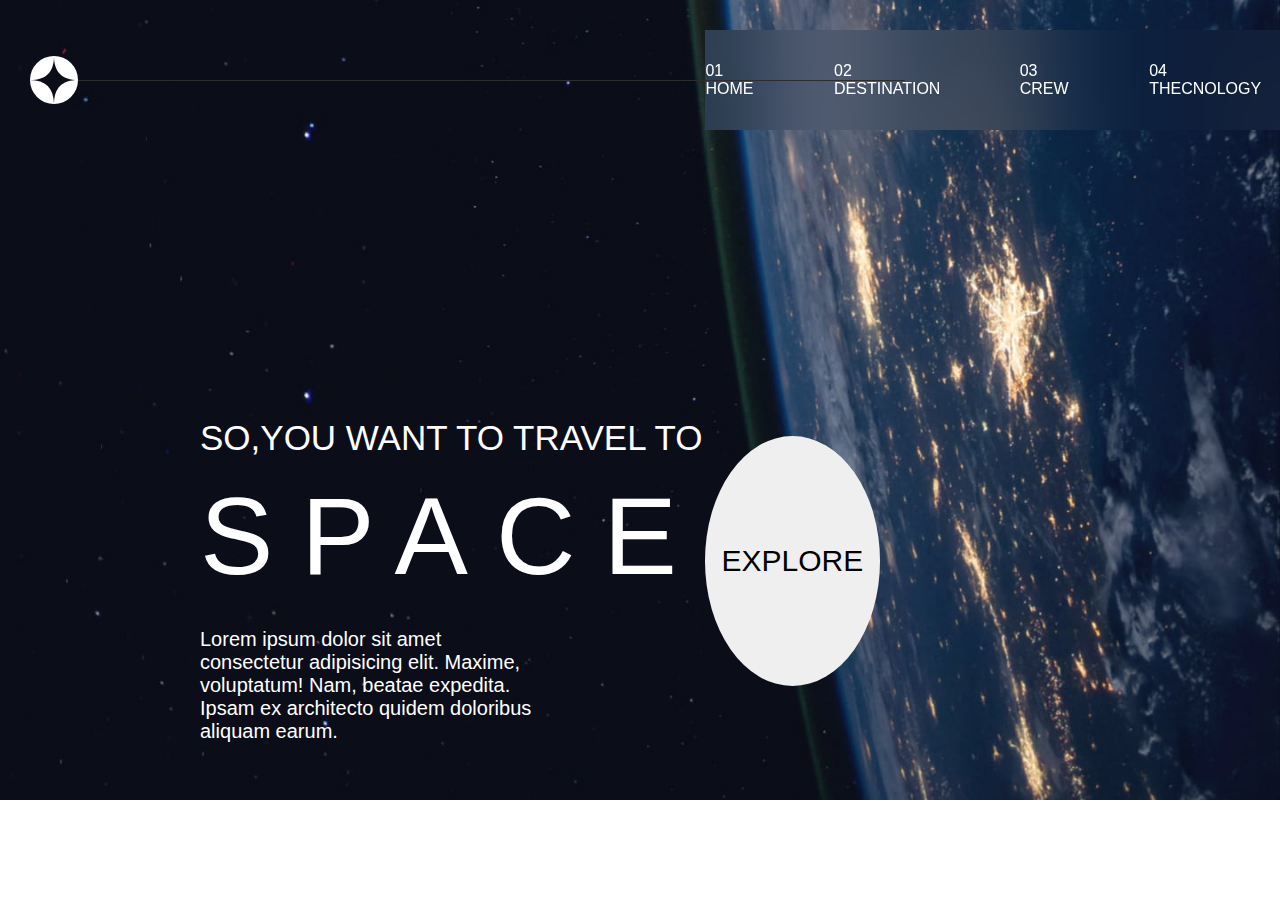
<file: index.html>
<!DOCTYPE html>
<html lang="en">

<head>
  <meta charset="UTF-8">
  <meta name="viewport" content="width=device-width, initial-scale=1.0">
  <title>Document</title>
  <link rel="stylesheet" href="d1.css">
  <link rel="stylesheet" href="index.css">
</head>

<body>
  <div class="d1">
    <img src="starter-code/assets/shared/logo.svg" alt="">
    <div class="line"></div>
    <div class="d2">
      <a href="index.html">01 HOME</a>
      <a href="destination-mars.html">02 DESTINATION</a>
      <a href="">03 CREW</a>
      <a href="">04 THECNOLOGY</a>
    </div>
  </div>



  <div class="d3">
    <div>
      <h5 class="hh1">SO,YOU WANT TO TRAVEL TO</h5>
      <h1 class="hh2">SPACE</h1>
      <P class="pp1">Lorem ipsum dolor sit amet consectetur adipisicing elit. Maxime, voluptatum! Nam, beatae expedita.
        Ipsam ex architecto quidem doloribus aliquam earum.</P>
    </div>
    <button class="bt1">EXPLORE</button>

  </div>







</body>

</html>
</file>
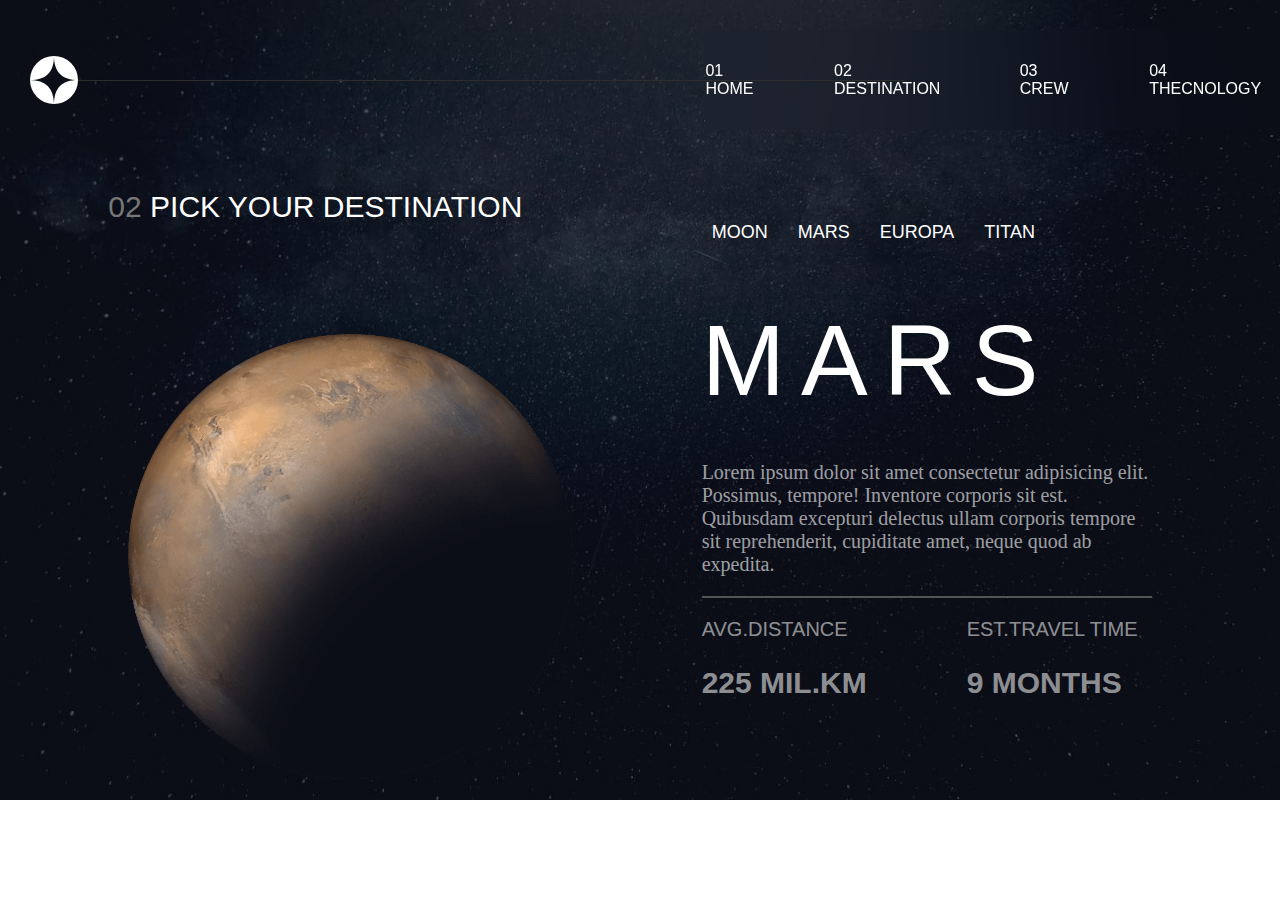
<file: destination-mars.html>
<!DOCTYPE html>
<html lang="en">

<head>
  <meta charset="UTF-8">
  <meta name="viewport" content="width=device-width, initial-scale=1.0">

  <link rel="icon" type="image/png" sizes="32x32" href="./assets/favicon-32x32.png">

  <title>Frontend Mentor | Space tourism website</title>
  <link rel="stylesheet" href="d1.css">
  <link rel="stylesheet" href="mars.css">
</head>

<body>

  <div class="d1">
    <img src="starter-code/assets/shared/logo.svg" alt="">
    <div class="line"></div>
    <div class="d2">
      <a href="index.html">01 HOME</a>
      <a href="destination-mars.html">02 DESTINATION</a>
      <a href="">03 CREW</a>
      <a href="">04 THECNOLOGY</a>
    </div>
  </div>

  <div class="main">
    <div class="d4">
      <p class="p1"><span>02</span> PICK YOUR DESTINATION</p>
      <img src="starter-code/assets/destination/image-mars.png" alt="" class="i1">
    </div>

    <div class="info">
      <div class="d5">
        <a href="">MOON</a>
        <a href="">MARS</a>
        <a href="">EUROPA</a>
        <a href="">TITAN</a>
      </div>

      <h2 class="hh1">MARS</h2>

      <P class="pp1">Lorem ipsum dolor sit amet consectetur adipisicing elit. Possimus, tempore! Inventore corporis sit
        est. Quibusdam excepturi delectus ullam corporis tempore sit reprehenderit, cupiditate amet, neque quod ab
        expedita.</P>
      <div class="line line2">
      </div>

      <div class="dist">
        <div class="dis">
          <p class="pp2 g1">AVG.DISTANCE</p>
          <h2 class="hh3 g1">225 MIL.KM</h2>
        </div>
        <div class="time">
          <p class="pp3 g1">EST.TRAVEL TIME</p>
          <h2 class="hh4 g1">9 MONTHS</h2>
        </div>
      </div>
    </div>


  </div>


</body>

</html>
</file>
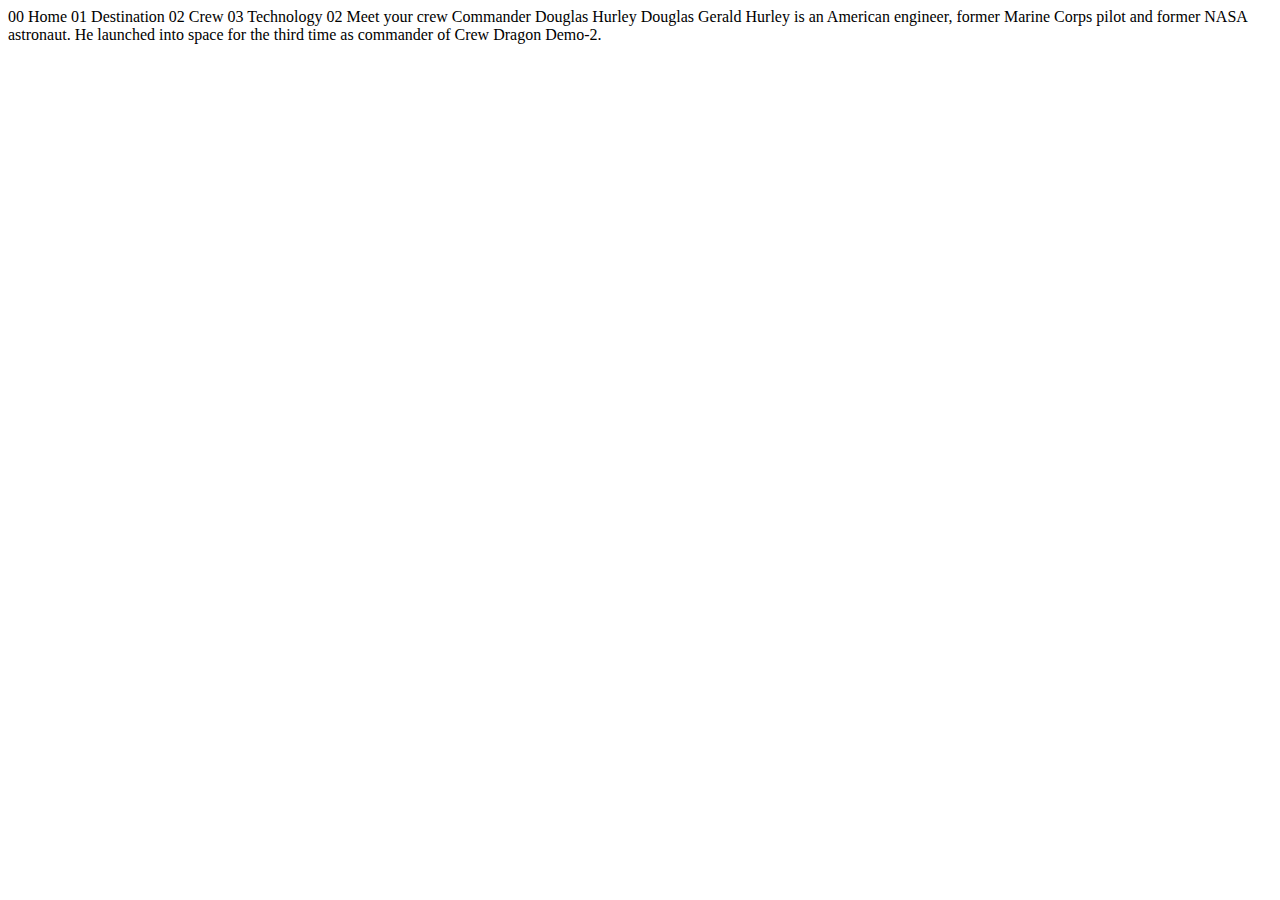
<file: starter-code/crew-commander.html>
<!DOCTYPE html>
<html lang="en">
<head>
  <meta charset="UTF-8">
  <meta name="viewport" content="width=device-width, initial-scale=1.0">

  <link rel="icon" type="image/png" sizes="32x32" href="./assets/favicon-32x32.png">
  
  <title>Frontend Mentor | Space tourism website</title>
</head>
<body>

  00 Home
  01 Destination
  02 Crew
  03 Technology

  02 Meet your crew

  Commander
  Douglas Hurley

  Douglas Gerald Hurley is an American engineer, former Marine Corps pilot 
  and former NASA astronaut. He launched into space for the third time as 
  commander of Crew Dragon Demo-2.
</body>
</html>
</file>
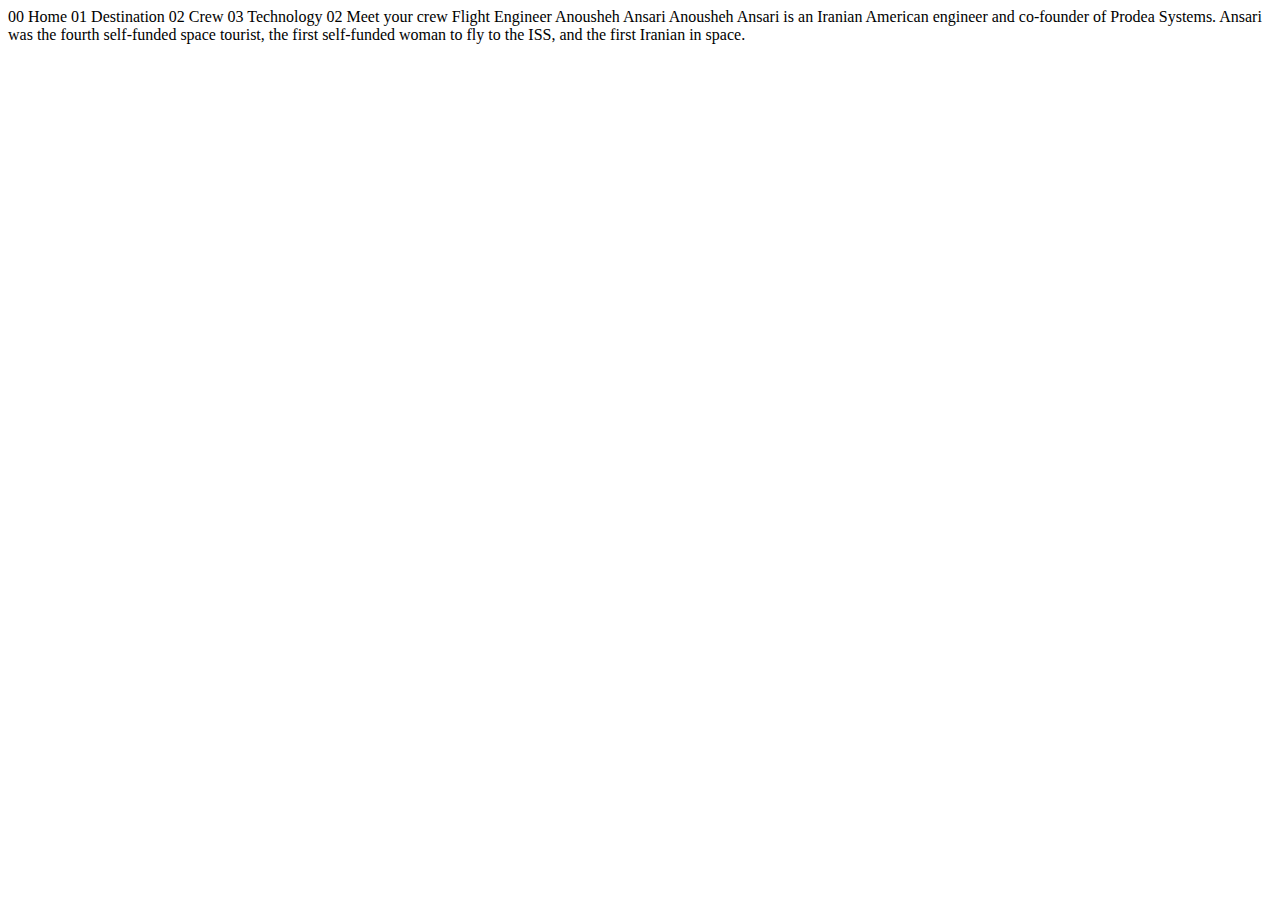
<file: starter-code/crew-engineer.html>
<!DOCTYPE html>
<html lang="en">
<head>
  <meta charset="UTF-8">
  <meta name="viewport" content="width=device-width, initial-scale=1.0">

  <link rel="icon" type="image/png" sizes="32x32" href="./assets/favicon-32x32.png">
  
  <title>Frontend Mentor | Space tourism website</title>
</head>
<body>

  00 Home
  01 Destination
  02 Crew
  03 Technology

  02 Meet your crew

  Flight Engineer
  Anousheh Ansari

  Anousheh Ansari is an Iranian American engineer and co-founder of Prodea Systems. 
  Ansari was the fourth self-funded space tourist, the first self-funded woman to 
  fly to the ISS, and the first Iranian in space. 
</body>
</html>
</file>
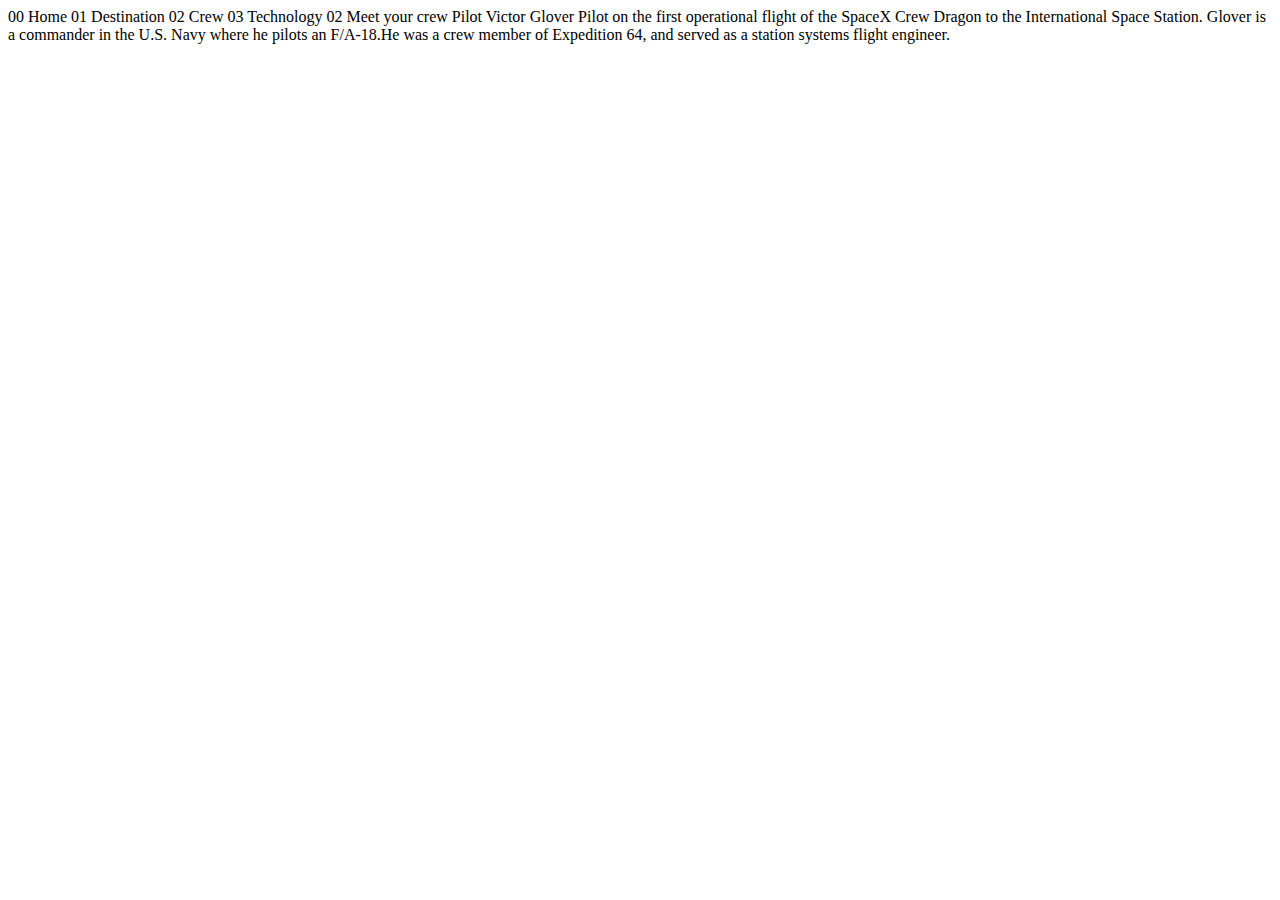
<file: starter-code/crew-pilot.html>
<!DOCTYPE html>
<html lang="en">
<head>
  <meta charset="UTF-8">
  <meta name="viewport" content="width=device-width, initial-scale=1.0">

  <link rel="icon" type="image/png" sizes="32x32" href="./assets/favicon-32x32.png">
  
  <title>Frontend Mentor | Space tourism website</title>
</head>
<body>

  00 Home
  01 Destination
  02 Crew
  03 Technology

  02 Meet your crew

  Pilot
  Victor Glover

  Pilot on the first operational flight of the SpaceX Crew Dragon to the 
  International Space Station. Glover is a commander in the U.S. Navy where 
  he pilots an F/A-18.He was a crew member of Expedition 64, and served as a 
  station systems flight engineer. 
</body>
</html>
</file>
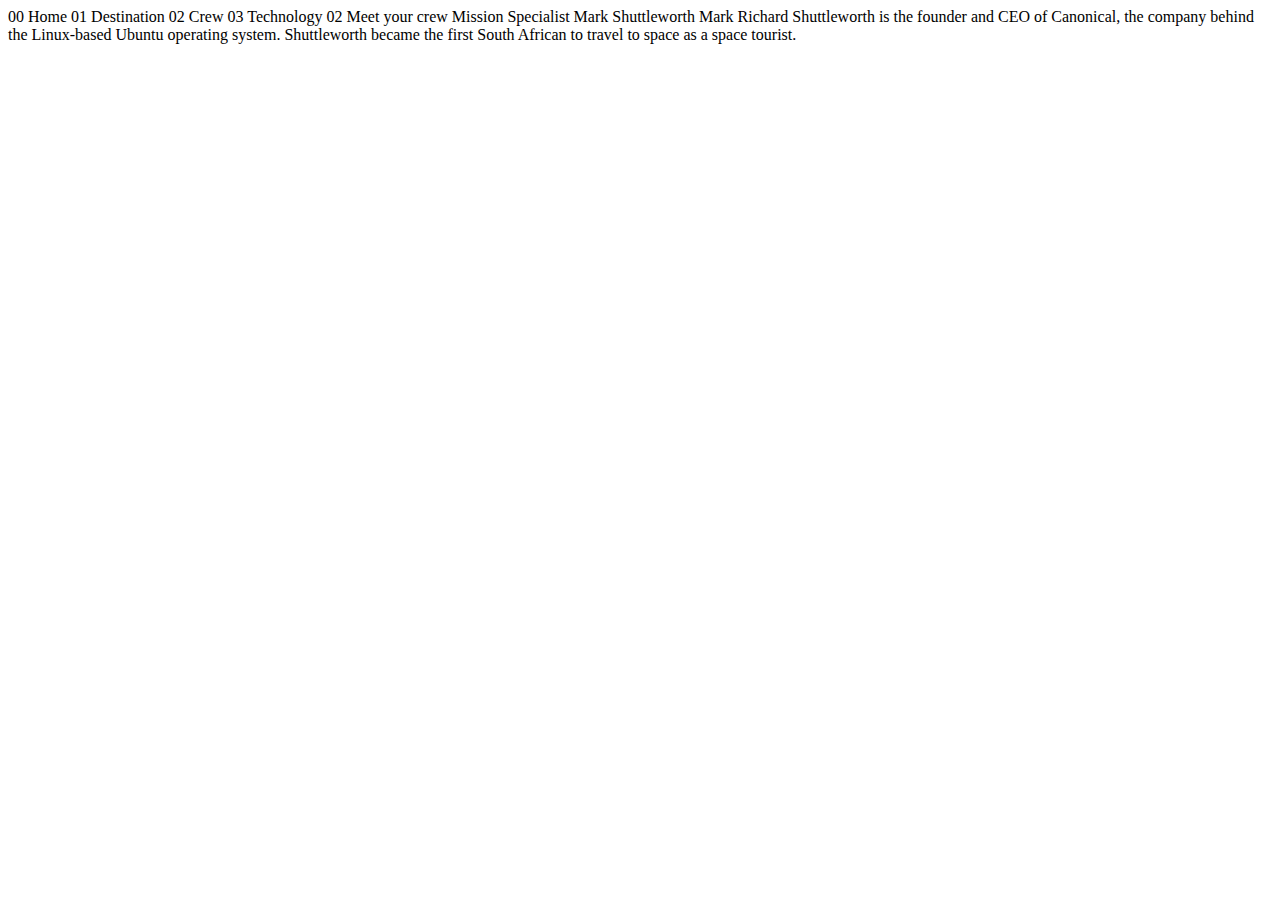
<file: starter-code/crew-specialist.html>
<!DOCTYPE html>
<html lang="en">
<head>
  <meta charset="UTF-8">
  <meta name="viewport" content="width=device-width, initial-scale=1.0">

  <link rel="icon" type="image/png" sizes="32x32" href="./assets/favicon-32x32.png">
  
  <title>Frontend Mentor | Space tourism website</title>
</head>
<body>

  00 Home
  01 Destination
  02 Crew
  03 Technology

  02 Meet your crew

  Mission Specialist
  Mark Shuttleworth

  Mark Richard Shuttleworth is the founder and CEO of Canonical, the company behind 
  the Linux-based Ubuntu operating system. Shuttleworth became the first South 
  African to travel to space as a space tourist.
</body>
</html>
</file>
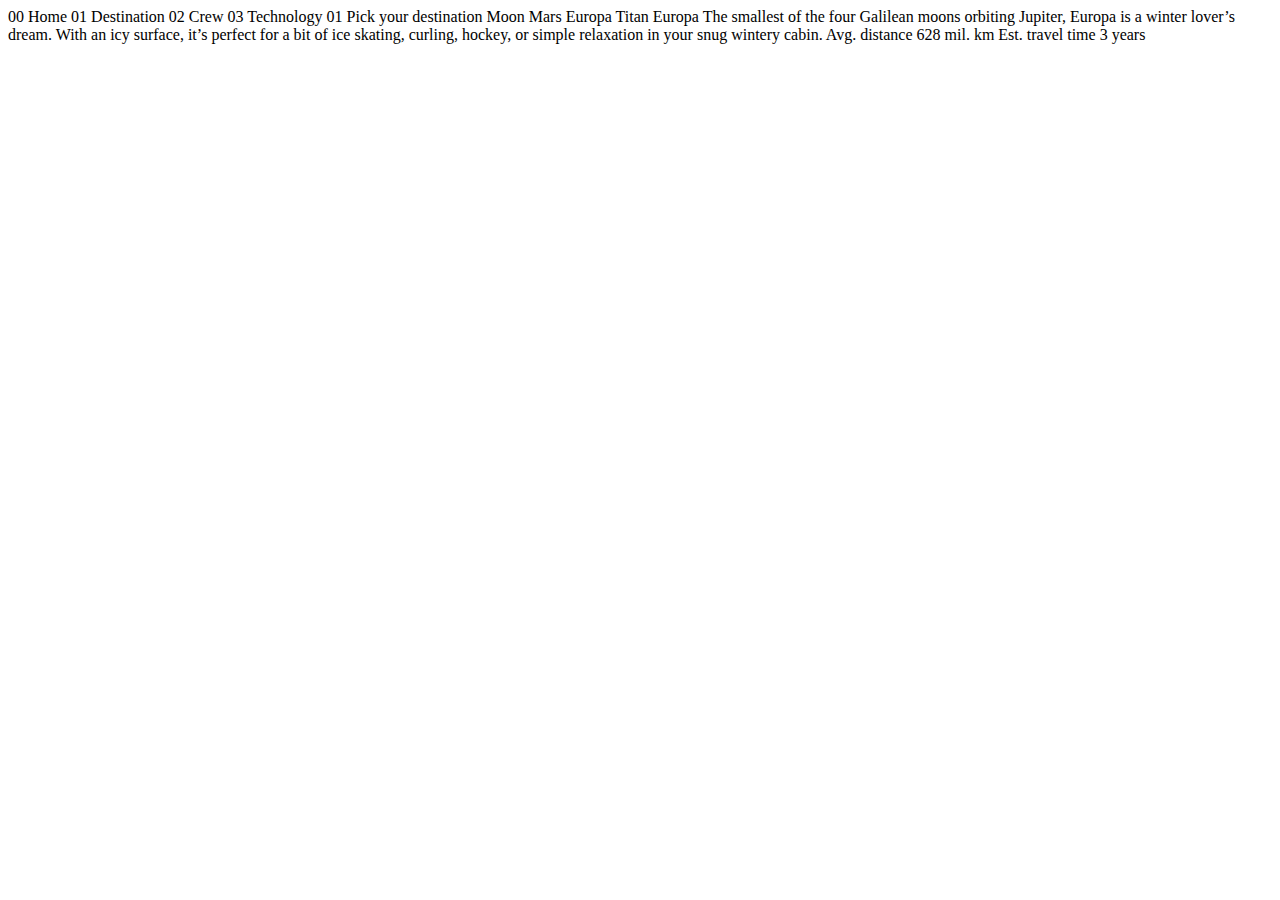
<file: starter-code/destination-europa.html>
<!DOCTYPE html>
<html lang="en">
<head>
  <meta charset="UTF-8">
  <meta name="viewport" content="width=device-width, initial-scale=1.0">

  <link rel="icon" type="image/png" sizes="32x32" href="./assets/favicon-32x32.png">
  
  <title>Frontend Mentor | Space tourism website</title>
</head>
<body>

  00 Home
  01 Destination
  02 Crew
  03 Technology

  01 Pick your destination

  Moon
  Mars
  Europa
  Titan

  Europa

  The smallest of the four Galilean moons orbiting Jupiter, Europa is a 
  winter lover’s dream. With an icy surface, it’s perfect for a bit of 
  ice skating, curling, hockey, or simple relaxation in your snug 
  wintery cabin.

  Avg. distance
  628 mil. km

  Est. travel time
  3 years
</body>
</html>
</file>
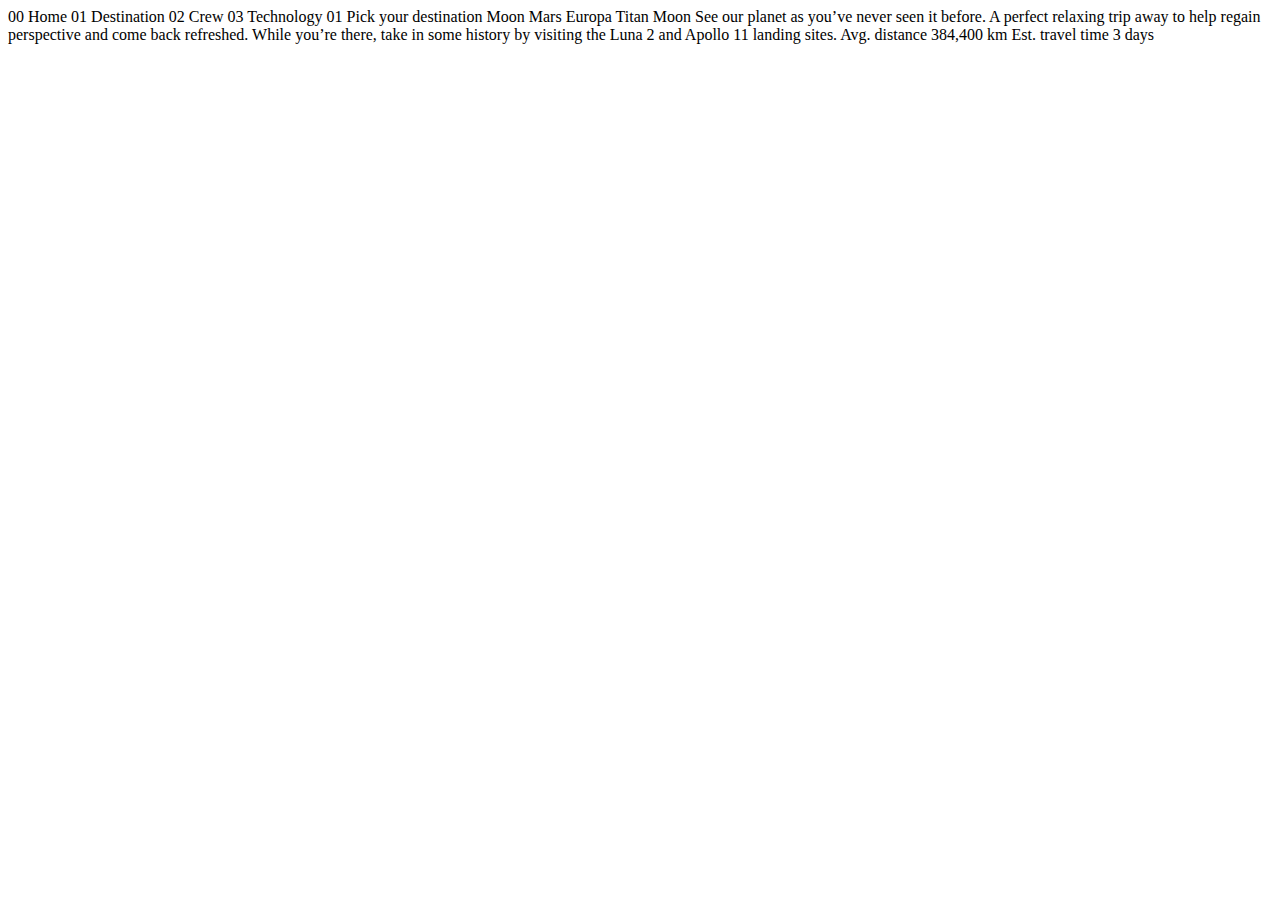
<file: starter-code/destination-moon.html>
<!DOCTYPE html>
<html lang="en">
<head>
  <meta charset="UTF-8">
  <meta name="viewport" content="width=device-width, initial-scale=1.0">

  <link rel="icon" type="image/png" sizes="32x32" href="./assets/favicon-32x32.png">
  
  <title>Frontend Mentor | Space tourism website</title>
</head>
<body>

  00 Home
  01 Destination
  02 Crew
  03 Technology

  01 Pick your destination

  Moon
  Mars
  Europa
  Titan

  Moon

  See our planet as you’ve never seen it before. A perfect relaxing trip away to help 
  regain perspective and come back refreshed. While you’re there, take in some history 
  by visiting the Luna 2 and Apollo 11 landing sites.

  Avg. distance
  384,400 km

  Est. travel time
  3 days
</body>
</html>
</file>
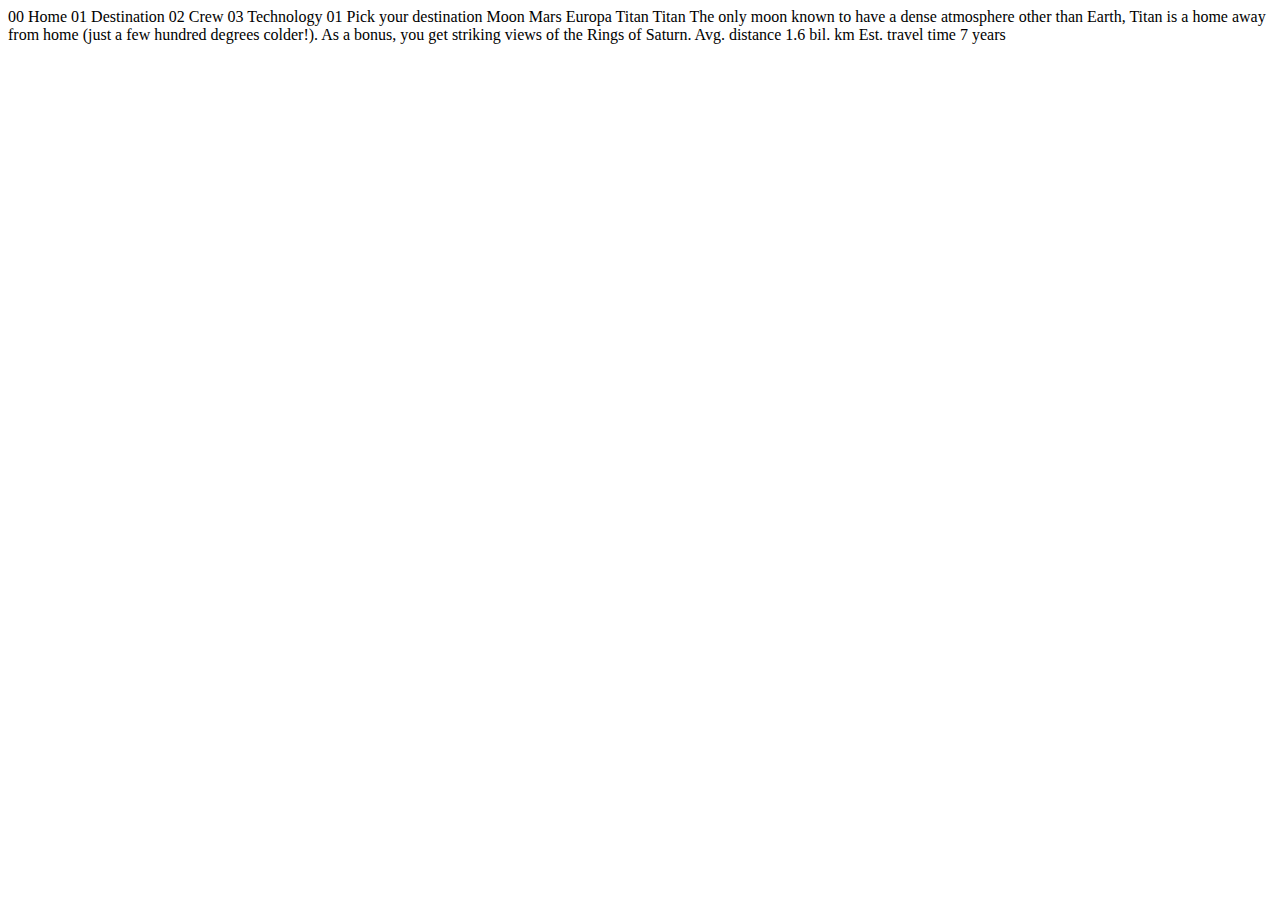
<file: starter-code/destination-titan.html>
<!DOCTYPE html>
<html lang="en">
<head>
  <meta charset="UTF-8">
  <meta name="viewport" content="width=device-width, initial-scale=1.0">

  <link rel="icon" type="image/png" sizes="32x32" href="./assets/favicon-32x32.png">
  
  <title>Frontend Mentor | Space tourism website</title>
</head>
<body>

  00 Home
  01 Destination
  02 Crew
  03 Technology

  01 Pick your destination

  Moon
  Mars
  Europa
  Titan

  Titan

  The only moon known to have a dense atmosphere other than Earth, Titan 
  is a home away from home (just a few hundred degrees colder!). As a 
  bonus, you get striking views of the Rings of Saturn.

  Avg. distance
  1.6 bil. km

  Est. travel time
  7 years
</body>
</html>
</file>
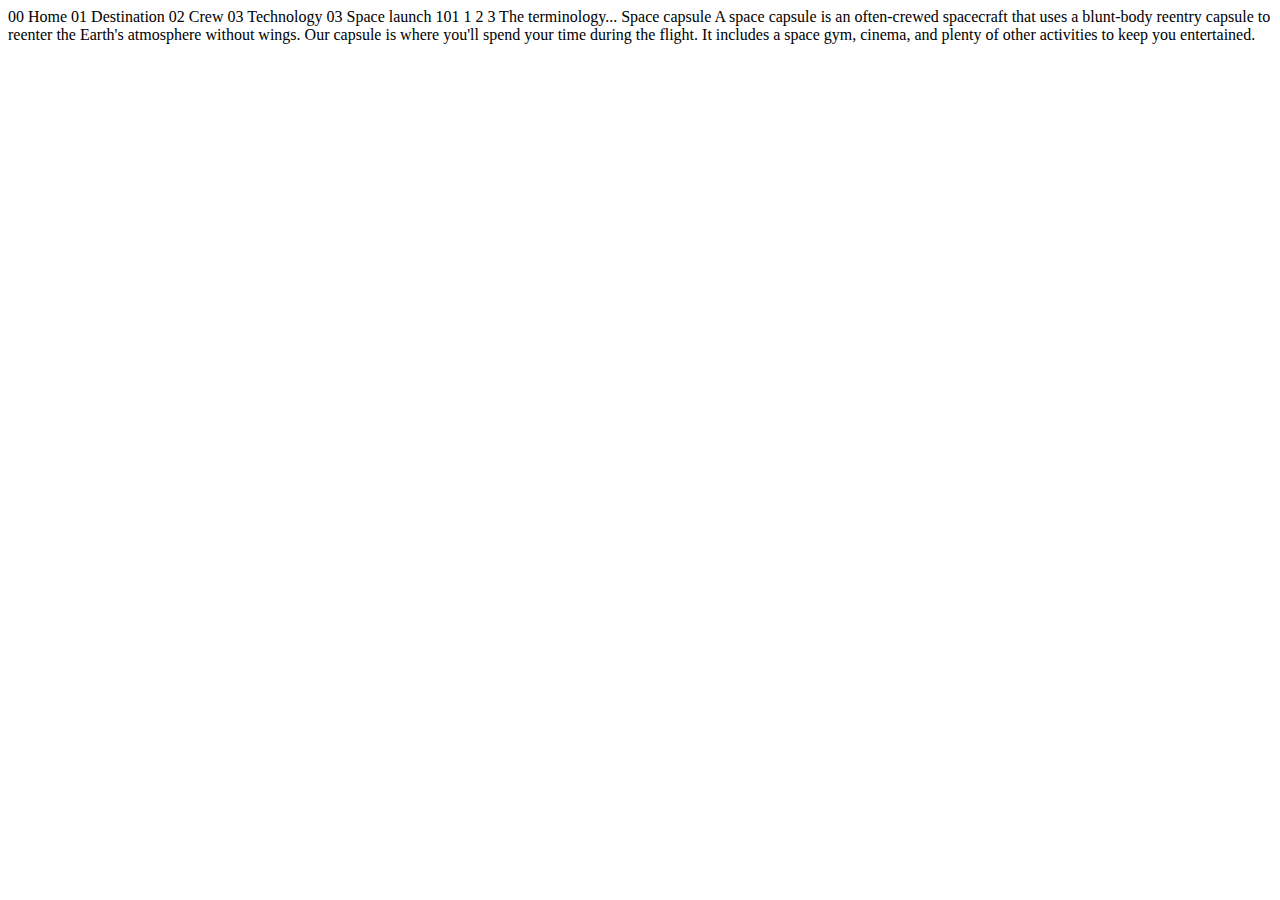
<file: starter-code/technology-capsule.html>
<!DOCTYPE html>
<html lang="en">
<head>
  <meta charset="UTF-8">
  <meta name="viewport" content="width=device-width, initial-scale=1.0">

  <link rel="icon" type="image/png" sizes="32x32" href="./assets/favicon-32x32.png">
  
  <title>Frontend Mentor | Space tourism website</title>
</head>
<body>

  00 Home
  01 Destination
  02 Crew
  03 Technology

  03 Space launch 101

  1
  2
  3

  The terminology...
  Space capsule

  A space capsule is an often-crewed spacecraft that uses a blunt-body reentry 
  capsule to reenter the Earth's atmosphere without wings. Our capsule is where 
  you'll spend your time during the flight. It includes a space gym, cinema, 
  and plenty of other activities to keep you entertained.
</body>
</html>
</file>
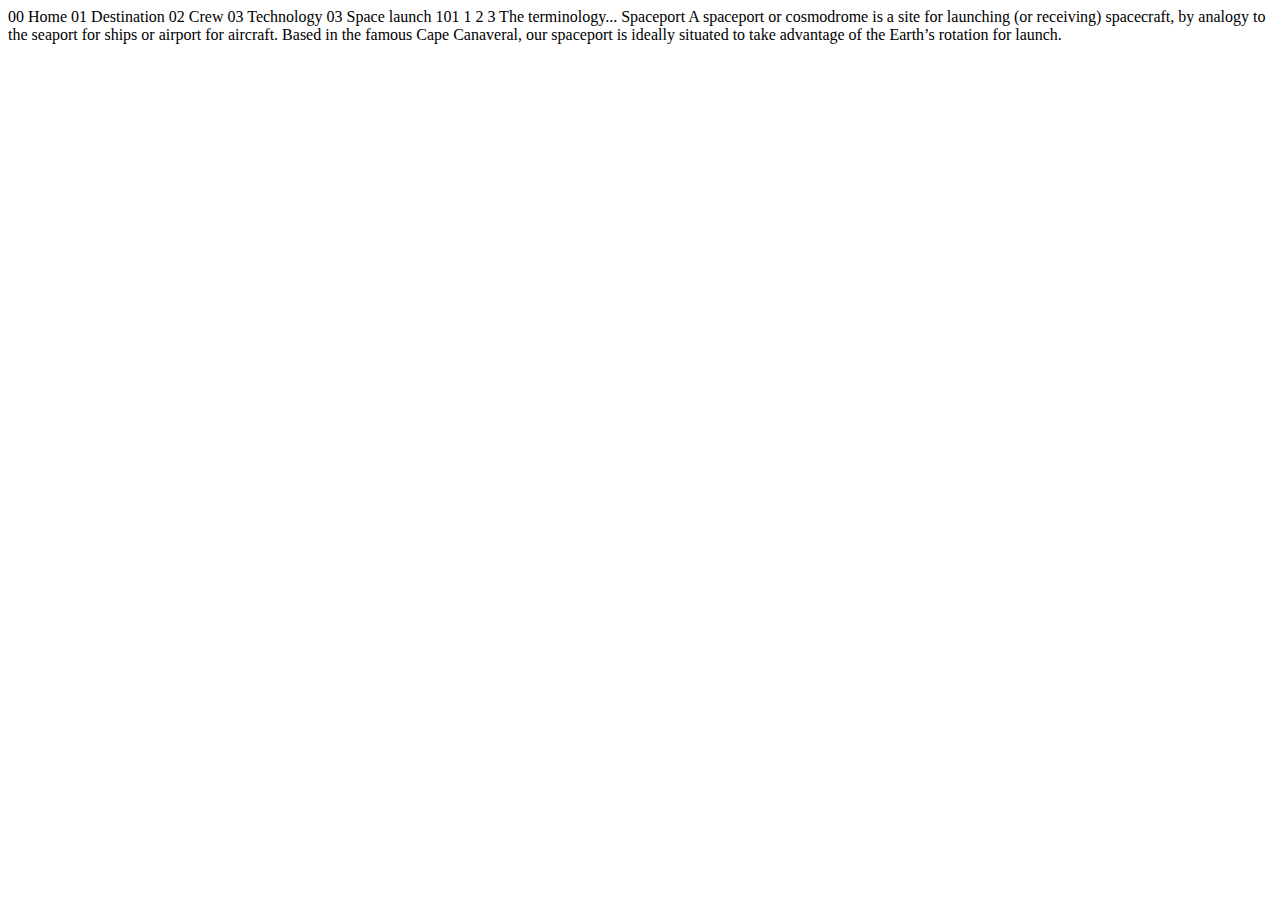
<file: starter-code/technology-spaceport.html>
<!DOCTYPE html>
<html lang="en">
<head>
  <meta charset="UTF-8">
  <meta name="viewport" content="width=device-width, initial-scale=1.0">

  <link rel="icon" type="image/png" sizes="32x32" href="./assets/favicon-32x32.png">
  
  <title>Frontend Mentor | Space tourism website</title>
</head>
<body>

  00 Home
  01 Destination
  02 Crew
  03 Technology

  03 Space launch 101

  1
  2
  3

  The terminology...
  Spaceport

  A spaceport or cosmodrome is a site for launching (or receiving) spacecraft, 
  by analogy to the seaport for ships or airport for aircraft. Based in the 
  famous Cape Canaveral, our spaceport is ideally situated to take advantage 
  of the Earth’s rotation for launch.
</body>
</html>
</file>
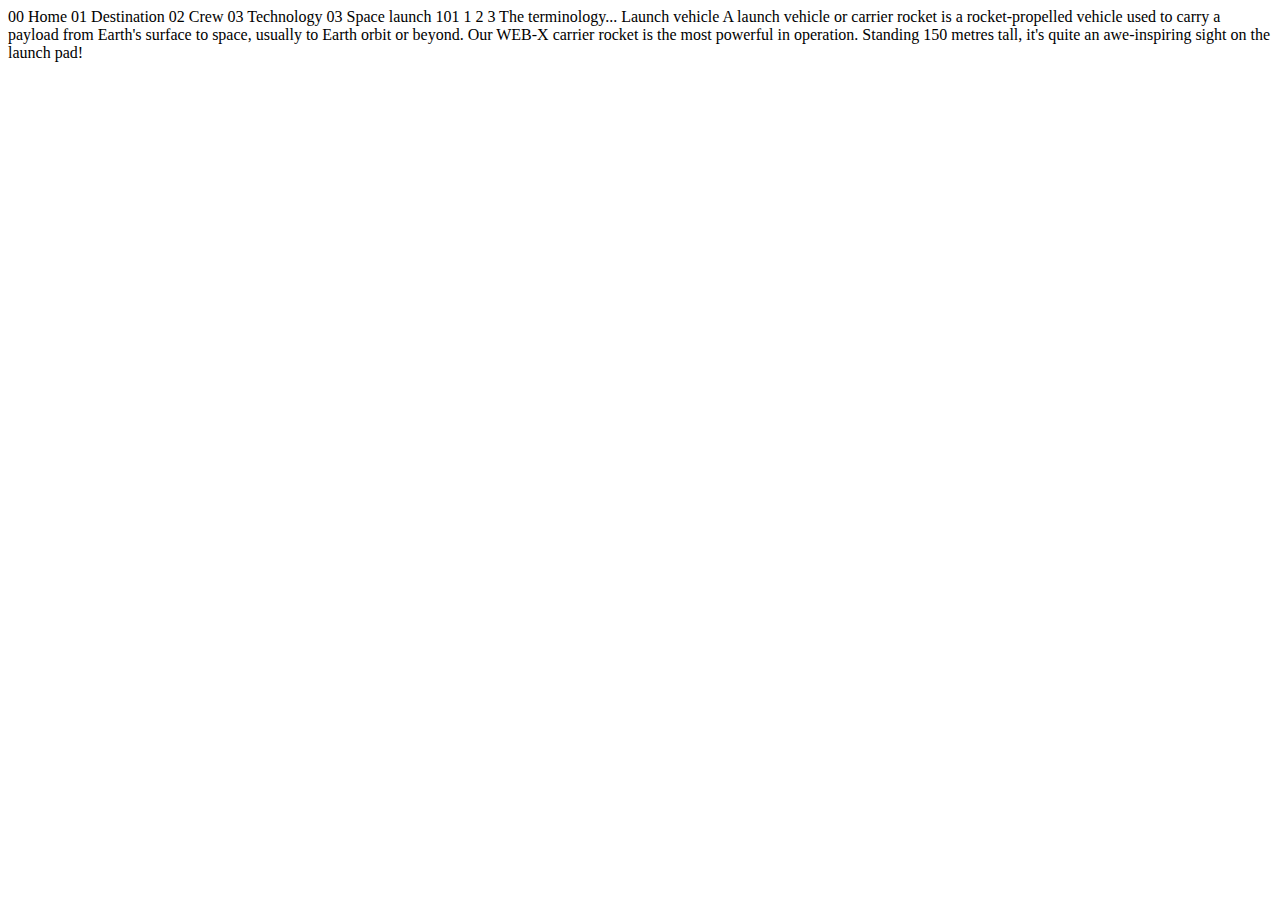
<file: starter-code/technology-vehicle.html>
<!DOCTYPE html>
<html lang="en">
<head>
  <meta charset="UTF-8">
  <meta name="viewport" content="width=device-width, initial-scale=1.0">

  <link rel="icon" type="image/png" sizes="32x32" href="./assets/favicon-32x32.png">
  
  <title>Frontend Mentor | Space tourism website</title>
</head>
<body>

  00 Home
  01 Destination
  02 Crew
  03 Technology

  03 Space launch 101

  1
  2
  3

  The terminology...
  Launch vehicle

  A launch vehicle or carrier rocket is a rocket-propelled vehicle used to carry a 
  payload from Earth's surface to space, usually to Earth orbit or beyond. Our 
  WEB-X carrier rocket is the most powerful in operation. Standing 150 metres tall, 
  it's quite an awe-inspiring sight on the launch pad!
</body>
</html>
</file>
<file: d1.css>
.d1 {
    display: flex;
    align-items: center;
    justify-content: space-between;
    padding: 30px;
    padding-right: 0;
}

.d2 {
    display: flex;
    margin-right: 0px;
    backdrop-filter: blur(50px);
    height: 100px;
    align-items: center;
    width: 50%;
    justify-content: center;
    gap: 60px;
}

a {
    text-decoration: none;
    color: white;
    font-family: 'Gill Sans', 'Gill Sans MT', Calibri, 'Trebuchet MS', sans-serif;
}

.line {
    width: 900px;
    height: 1px;
    background-color: rgb(46, 45, 45);
    margin-right: -200px;
    z-index: 5;
}

.d2 a:hover {
    text-decoration: underline;
}
</file>
<file: index.css>
body {
    background-image: url(starter-code/assets/home/background-home-desktop.jpg);
    height: 100vh;
    background-repeat: no-repeat;
    background-size: 100%;
    margin: 0;
    color: white;
    overflow: hidden;
}


.hh1 {
    font-size: 35px;
    font-family: 'Lucida Sans', 'Lucida Sans Regular', 'Lucida Grande', 'Lucida Sans Unicode', Geneva, Verdana, sans-serif;
    font-weight: 100;

}


.hh2 {
    letter-spacing: 28px;
    font-size: 110px;
    font-family: Verdana, Geneva, Tahoma, sans-serif;
    font-weight: 100;
    margin-top: -45px;
}


.pp1 {
    width: 340px;
    font-family: 'Gill Sans', 'Gill Sans MT', Calibri, 'Trebuchet MS', sans-serif;
    margin-top: -45px;
    font-size: 20px;
}


.bt1 {
    width: 250px;
    height: 250px;
    border-radius: 100%;
    border: none;
    font-size: 30px;
    font-weight: 100;

}

.d3 {
    display: flex;
    align-items: center;
    justify-content: space-between;
    padding-left: 200px;
    padding-right: 400px;
    padding-top: 200px;
}
</file>
<file: mars.css>
body {
    background-image: url(starter-code/assets/destination/background-destination-desktop.jpg);
    height: 100vh;
    background-repeat: no-repeat;
    background-size: 100%;
    margin: 0;
    color: white;
    overflow: hidden;
}

.d3 {
    padding-left: 250px;
    margin-top: 130px;
}

span {
    color: rgb(119, 119, 119);
}

.d4 {
    font-size: 30px;
    font-family: 'Segoe UI', Tahoma, Geneva, Verdana, sans-serif;
    font-weight: 100;
}

.main {
    display: flex;
    align-items: center;
    justify-content: space-evenly;
}

.d5 {
    display: flex;
    gap: 30px;
    font-size: 18px;
    text-decoration: none;
    color: white;
    font-family: 'Gill Sans', 'Gill Sans MT', Calibri, 'Trebuchet MS', sans-serif;
    margin-bottom: 60px;
    margin-left: 10px;
}

.hh1 {
    letter-spacing: 16px;
    font-size: 100px;
    font-family: Verdana, Geneva, Tahoma, sans-serif;
    font-weight: 100;
    margin-top: 0;
}

.pp1 {
    width: 450px;
    font-size: 20px;
    margin-top: -40px;
    color: rgba(255, 255, 255, 0.61);
}

.p1 {
    padding-bottom: 80px;
    margin-left: -20px;
}


.d5 a:hover {
    text-decoration: underline;
}

.line {
    width: 900px;
    height: 1px;
    background-color: rgb(46, 45, 45);
    margin-right: -200px;
    z-index: 5;
}

.line2 {
    width: 100%;
    height: 2px;
    background-color: rgba(105, 104, 104, 0.767);
}

.dist {
    display: flex;
    gap: 100px;
    font-size: 20px;
    font-family: Verdana, Geneva, Tahoma, sans-serif;
}

.g1 {
    color: rgba(255, 255, 255, 0.555);
}
</file>
